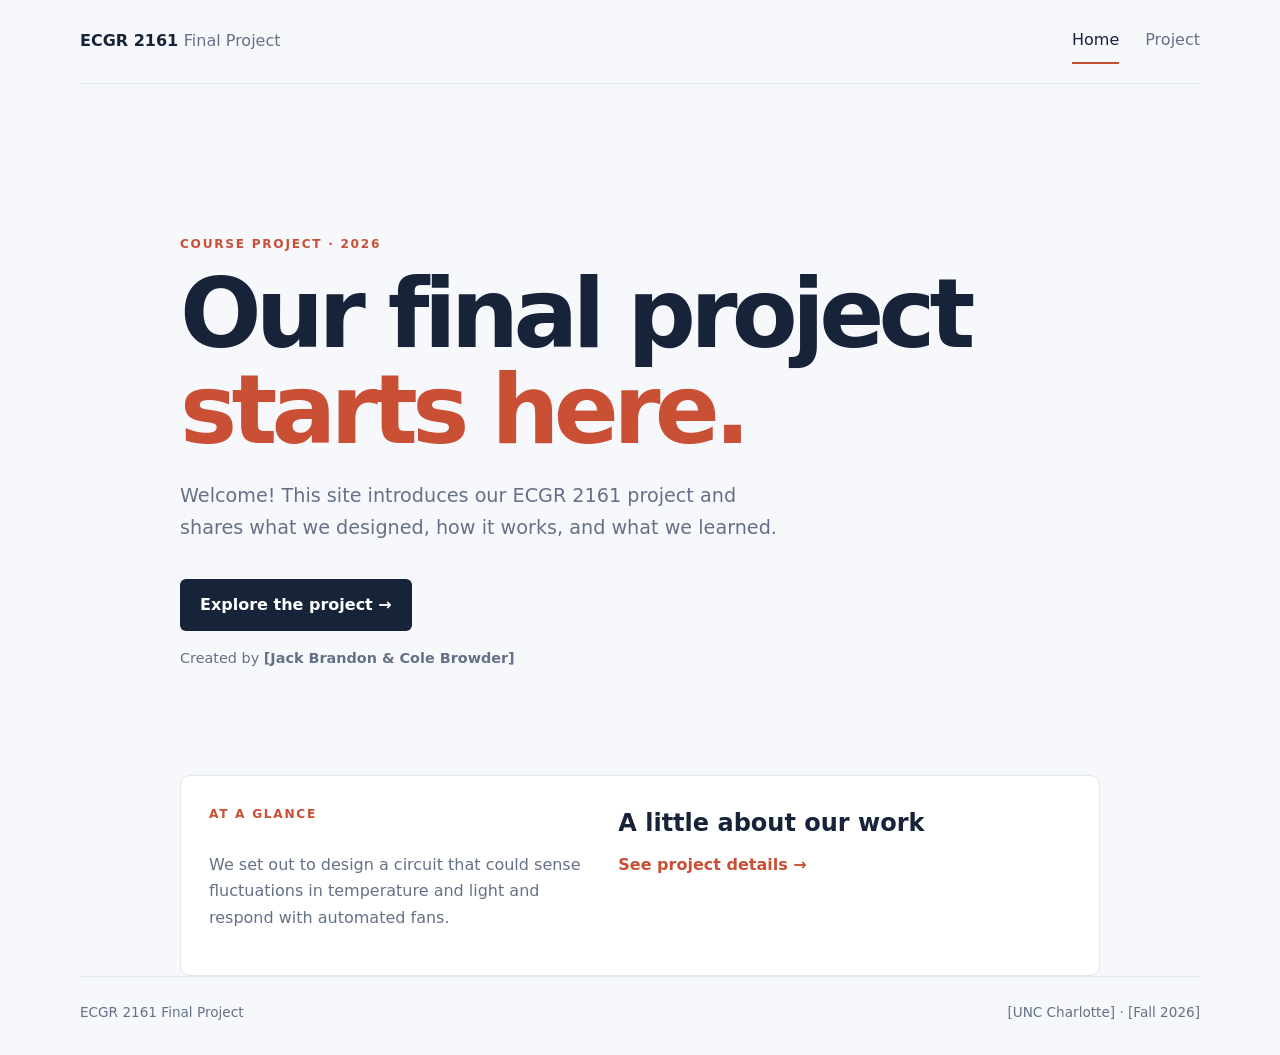
<file: index.html>
<!doctype html>
<html lang="en">
<head>
  <meta charset="utf-8">
  <meta name="viewport" content="width=device-width, initial-scale=1">
  <title>ECGR 2161 Final Project</title>
  <link rel="stylesheet" href="styles.css">
</head>
<body>
  <header><a class="brand" href="index.html">ECGR 2161 <span>Final Project</span></a><nav aria-label="Main navigation"><a aria-current="page" href="index.html">Home</a><a href="project.html">Project</a></nav></header>
  <main>
    <section class="hero"><p class="eyebrow">COURSE PROJECT · 2026</p><h1>Our final project<br><span>starts here.</span></h1><p class="intro">Welcome! This site introduces our ECGR 2161 project and shares what we designed, how it works, and what we learned.</p><a class="button" href="project.html">Explore the project →</a><p class="muted">Created by <strong>[Jack Brandon & Cole Browder]</strong></p></section>
    <section class="summary"><p class="eyebrow">AT A GLANCE</p><h2>A little about our work</h2><p>We set out to design a circuit that could sense fluctuations in temperature and light and respond with automated fans.</p><a class="link" href="project.html">See project details →</a></section>
  </main>
  <footer>ECGR 2161 Final Project <span>[UNC Charlotte] · [Fall 2026]</span></footer>
</body>
</html>
</file>
<file: styles.css>
:root{font-family:Inter,ui-sans-serif,system-ui,-apple-system,"Segoe UI",sans-serif;color:#172338;background:#f7f8fb;line-height:1.65;--muted:#657187;--accent:#c94f35;--line:#e3e7ee}*{box-sizing:border-box}body{margin:0}a{color:inherit}header,footer{width:min(1120px,calc(100% - 48px));margin:auto}header{min-height:84px;display:flex;align-items:center;justify-content:space-between;gap:24px;border-bottom:1px solid var(--line)}.brand{font-weight:800;text-decoration:none}.brand span{color:var(--muted);font-weight:500}nav{display:flex;gap:26px}nav a{text-decoration:none;color:var(--muted);padding:8px 0}nav a:hover,nav a[aria-current="page"]{color:#172338;border-bottom:2px solid var(--accent)}main{width:min(920px,calc(100% - 48px));margin:auto}.hero{padding:clamp(80px,14vw,150px) 0 90px}.eyebrow{color:var(--accent);font-size:.76rem;font-weight:800;letter-spacing:.14em}h1,h2,p{margin-top:0}h1{font-size:clamp(3rem,8vw,6rem);line-height:1;letter-spacing:-.06em;margin-bottom:22px}h1 span{color:var(--accent)}.intro{max-width:620px;color:var(--muted);font-size:1.2rem}.button{display:inline-block;margin:16px 0;padding:13px 20px;border-radius:6px;background:#172338;color:white;text-decoration:none;font-weight:700}.button:hover{background:var(--accent)}.muted{color:var(--muted);font-size:.9rem}.summary,article{padding:28px;border:1px solid var(--line);border-radius:10px;background:white}.summary{display:grid;grid-template-columns:1fr 1.2fr;gap:8px 32px}.summary .eyebrow,.summary h2{margin-bottom:0}.summary>p:nth-of-type(2){color:var(--muted)}.link{color:var(--accent);font-weight:750;text-decoration:none}.link:hover{text-decoration:underline}.project{padding:72px 0 96px}.heading{margin-bottom:42px}.heading h1{font-size:clamp(2.8rem,7vw,5rem)}figure{margin:0}img{display:block;width:100%;height:auto;border-radius:8px;background:#edf0f5}.hero-photo,.wide-photo{margin:0 0 64px}.hero-photo img{aspect-ratio:16/8;object-fit:cover}.wide-photo img{aspect-ratio:16/7;object-fit:cover}.photo-row{display:grid;grid-template-columns:1fr 1fr;gap:18px;margin:0 0 64px}.photo-row img{aspect-ratio:4/3;object-fit:cover}.gallery{display:grid;grid-template-columns:repeat(3,1fr);gap:18px;margin:0 0 64px}.gallery img{aspect-ratio:4/3;object-fit:cover}.gallery figure{min-width:0}figcaption{padding-top:10px;color:var(--muted);font-size:.85rem;line-height:1.45}.detail-section{display:grid;grid-template-columns:minmax(180px,.75fr) minmax(0,1.8fr);gap:48px;padding:48px 0;border-top:1px solid var(--line)}.detail-heading h2{font-size:1.55rem;letter-spacing:-.03em}.detail-copy{min-width:0}.detail-copy p{font-size:1.02rem}.detail-copy h3{margin:28px 0 8px;font-size:1.08rem}.detail-copy ul{margin:8px 0 0;padding-left:20px}.team{margin:60px 0 30px}.team h2{font-size:1.35rem;letter-spacing:-.03em}.team p:last-child{color:var(--muted)}footer{display:flex;justify-content:space-between;gap:16px;padding:24px 0 32px;border-top:1px solid var(--line);color:var(--muted);font-size:.85rem}@media(max-width:640px){header,footer{width:calc(100% - 32px)}main{width:calc(100% - 32px)}.brand span{display:block;font-size:.82rem}nav{gap:16px}.summary,.detail-section{grid-template-columns:1fr}.detail-section{gap:8px;padding:36px 0}.photo-row,.gallery{grid-template-columns:1fr}.hero-photo,.wide-photo,.photo-row,.gallery{margin-bottom:44px}.hero-photo img{aspect-ratio:4/3}.wide-photo img{aspect-ratio:4/3}footer{flex-direction:column}}
</file>
